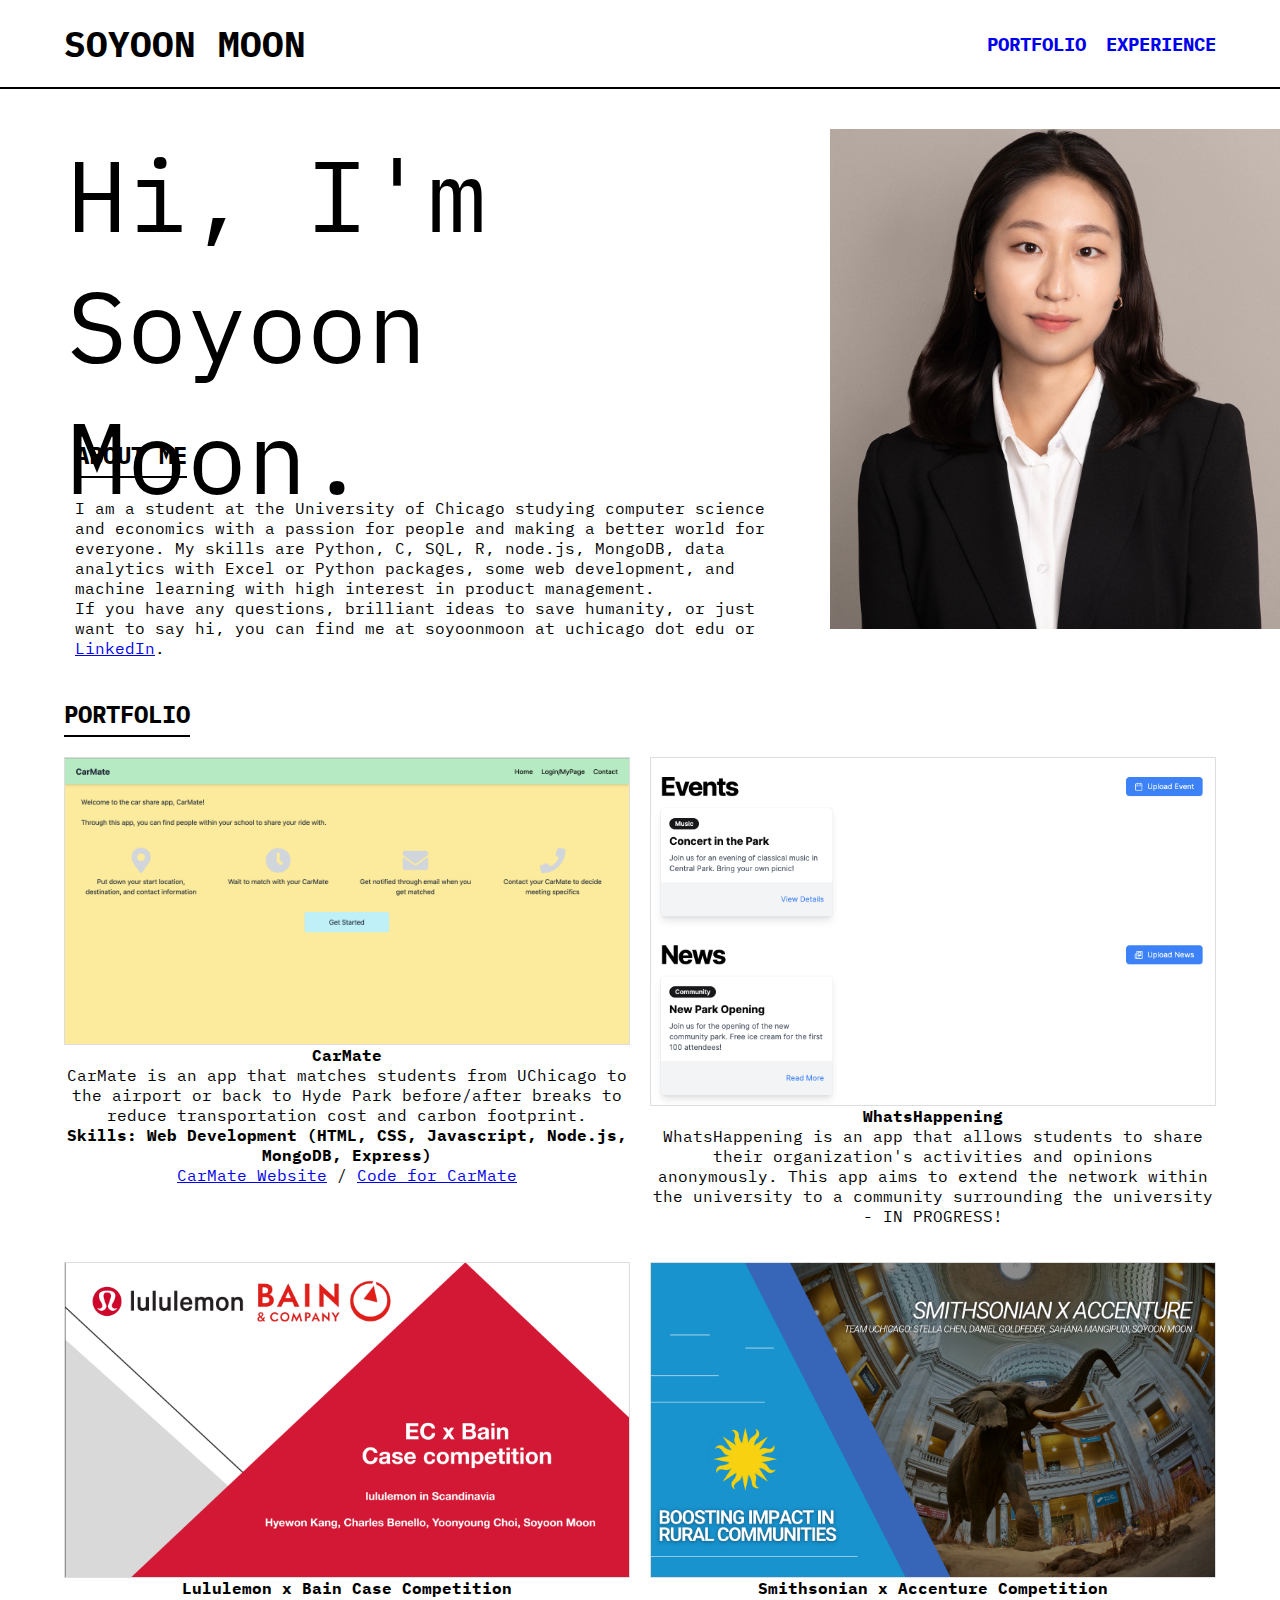
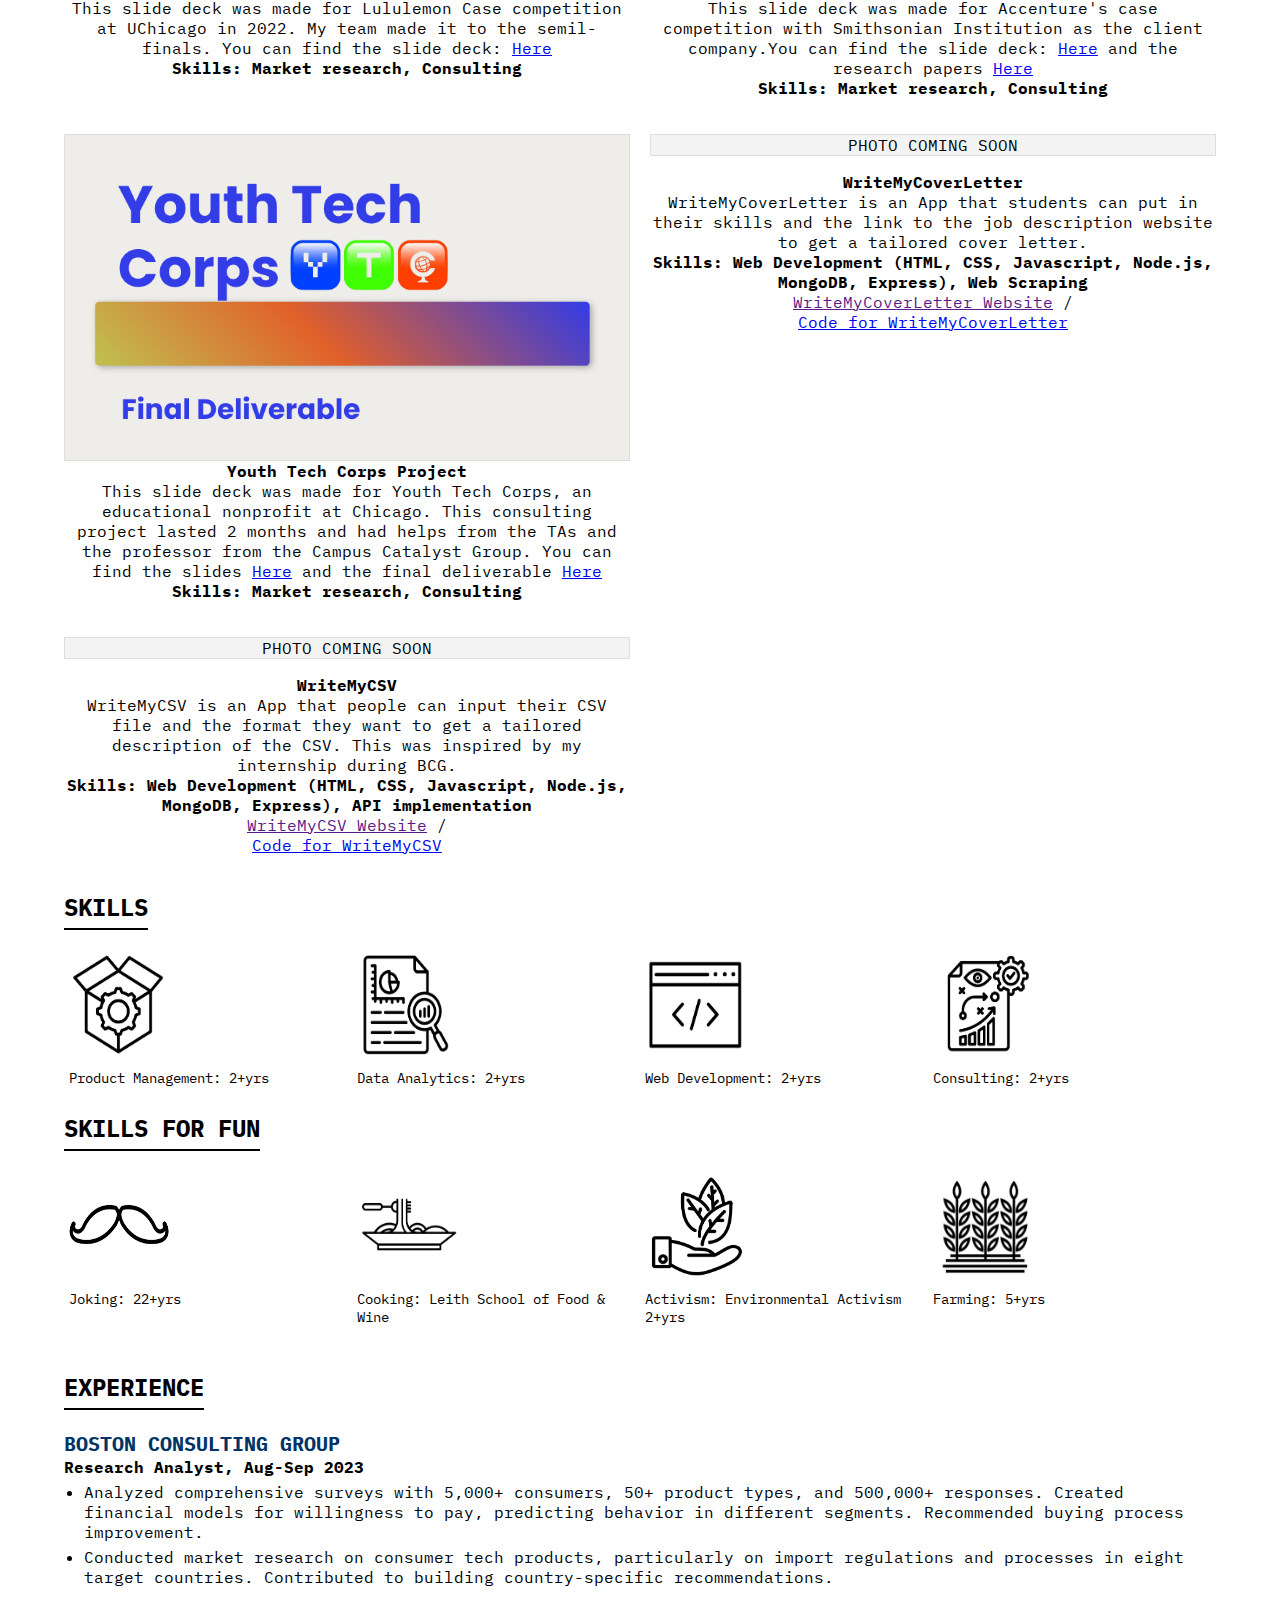
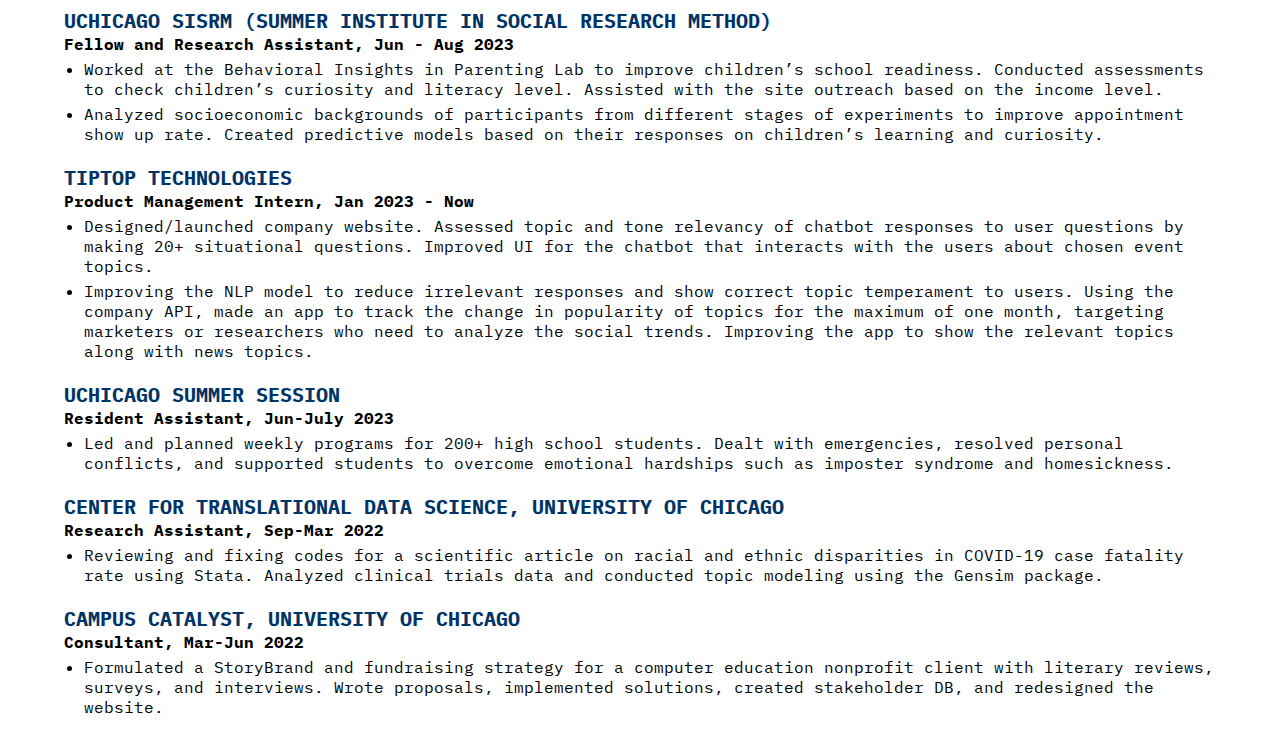
<file: index.html>
<!DOCTYPE html>
<html lang="en">
  <head>
    <meta charset="UTF-8" />
    <meta name="viewport" content="width=device-width, initial-scale=1.0" />
    <title>SOYOON MOON</title>
    <link rel="stylesheet" href="style.css" />
    <link rel="preconnect" href="https://fonts.googleapis.com" />
    <link rel="preconnect" href="https://fonts.gstatic.com" crossorigin />
    <link
      href="https://fonts.googleapis.com/css2?family=IBM+Plex+Mono:wght@400;600&display=swap"
      rel="stylesheet"
    />
  </head>
  <body>
    <header>
      <div class="header-container">
        <h1>SOYOON MOON</h1>
        <nav>
          <ul>
            <li><a href="#portfolio">PORTFOLIO</a></li>
            <li><a href="#experience">EXPERIENCE</a></li>
          </ul>
        </nav>
      </div>
    </header>

    <div class="big-intro">
        Hi, I'm <br>Soyoon Moon.
        <div id="image-container">
        <img id="main-photo" src="img/profile_pic.jpg">
    </div>
    </div>
    <section id="about-me">
      <h2>ABOUT ME</h2>
      <div class="about-container">
        <div class="about-text">   
          <!-- Your about me text here -->
          I am a student at the University of Chicago studying computer science and economics with a
          passion for people and making a better world for everyone. My skills are Python, C, SQL,
          R, node.js, MongoDB, data analytics with Excel or Python packages, some web development,
          and machine learning with high interest in product management.
          <br />
          If you have any questions, brilliant ideas to save humanity, or just want to say hi, you
          can find me at soyoonmoon at uchicago dot edu or
          <a href="https://www.linkedin.com/in/soyoonmoon516/">LinkedIn</a>. 
         
        </div>
    </section>

    <section id="portfolio">
      <h2>PORTFOLIO</h2>
      <!-- Add a container for the boxes -->
      <div class="portfolio-boxes">
        <!-- Each box and its explanation are wrapped in a 'box-container' div -->
        <div class="box-container">
            <div class="box">
                <img src="img/carmate.png" alt="Description of Image">
              </div>
            <b>CarMate</b><br />
            CarMate is an app that matches students from UChicago to the airport or back to Hyde
            Park before/after breaks to reduce transportation cost and carbon footprint.<br />
            <b>Skills: Web Development (HTML, CSS, Javascript, Node.js, MongoDB, Express)</b><br />
            <a href="https://carmate.netlify.app/">CarMate Website</a> /
            <a href="https://github.com/soyoonmoon/CarMate">Code for CarMate</a>
          </p>
        </div>
        <div class="box-container">
            <div class="box">
                <img src="img/Whatshappening.png" alt="Description of Image">
              </div>
            <b>WhatsHappening</b> <br />
            WhatsHappening is an app that allows students to share their organization's activities and opinions anonymously. This app aims to extend the network within the university to a community surrounding the university - IN PROGRESS!
          </p>
        </div>
        
        <div class="box-container">
            <div class="box">
                <img src="img/lululemon.png" alt="Description of Image">
              </div>
            <b>Lululemon x Bain Case Competition</b> <br />
            This slide deck was made for Lululemon Case competition at UChicago in 2022. My team
            made it to the semil-finals. You can find the slide deck:
            <a
              href="https://drive.google.com/file/d/1rbuO2KV-m05xbV0-f8QpK9mLyd_wjyXC/view?usp=sharing"
              >Here</a
            >
            <br /><b>Skills: Market research, Consulting</b><br />
          </p>
        </div>
        <div class="box-container">
            <div class="box">
                <img src="img/smithsonian.png" alt="Description of Image">
              </div>
            <b>Smithsonian x Accenture Competition</b><br />
            This slide deck was made for Accenture's case competition with Smithsonian Institution
            as the client company.You can find the slide deck:
            <a
              href="https://drive.google.com/file/d/1irz6NWQuLtkcozoDI86OrmZe8t-RD2Ek/view?usp=sharing"
              >Here</a
            >
            and the research papers
            <a
              href="https://docs.google.com/document/d/1FKh7ysJdX2K9x40Yh_ZxeNSdN6RcHWcLpXCgTrp5ANM/edit?usp=sharing"
              >Here</a
            >
            <br /><b>Skills: Market research, Consulting</b><br />
          </p>
        </div>
        <div class="box-container">
            <div class="box">
                <img src="img/deliverable.png" alt="Description of Image">
              </div>
            <b>Youth Tech Corps Project</b><br />
            This slide deck was made for Youth Tech Corps, an educational nonprofit at Chicago. This consulting project lasted 2 months and had helps from the TAs and the professor from the Campus Catalyst Group. You can find the slides
            <a
              href="https://docs.google.com/presentation/d/1t_gLjJT33h637sYOX9mkM878jBUq5BhqtjB1GAQ4tGE/edit?usp=sharing"
              >Here</a
            >
            and the final deliverable
            <a
              href="https://docs.google.com/presentation/d/1Lyr87Sgtdx63PBx4446k0Jr_4_6gdIElT6HgOKCCZpU/edit?usp=sharing"
              >Here</a
            >
            <br /><b>Skills: Market research, Consulting</b><br />
          </p>
        </div>
        <div class="box-container">
            <div class="box">PHOTO COMING SOON</div>
            <p class="box-explanation">
              <b>WriteMyCoverLetter</b><br />
              WriteMyCoverLetter is an App that students can put in their skills and the link to the
              job description website to get a tailored cover letter. <br /><b
                >Skills: Web Development (HTML, CSS, Javascript, Node.js, MongoDB, Express), Web
                Scraping</b
              ><br />
              <a href="">WriteMyCoverLetter Website</a> /
              <a href="https://github.com/soyoonmoon/WriteMyCoverLetter"
                ><br />Code for WriteMyCoverLetter</a
              >
            </p>
          </div>
          <div class="box-container">
            <div class="box">PHOTO COMING SOON</div>
            <p class="box-explanation">
              <b>WriteMyCSV</b><br />
              WriteMyCSV is an App that people can input their CSV file and the format they want to
              get a tailored description of the CSV. This was inspired by my internship during BCG.
              <br /><b
                >Skills: Web Development (HTML, CSS, Javascript, Node.js, MongoDB, Express), API
                implementation</b
              ><br />
              <a href="">WriteMyCSV Website</a> /
              <a href="https://github.com/soyoonmoon/WriteMyCSV"><br />Code for WriteMyCSV</a>
            </p>
          </div>
      </div>
    </section>


    <section id="skills">
        <h2>SKILLS</h2> 
            <div class="skills-row">
                <div class="skill">
                    <img src="icons/lets.png" alt="Product Management">
                    <p>Product Management: 2+yrs</p>
                </div>
                <div class="skill">
                    <img src="icons/data.png" alt="Data Analytics">
                    <p>Data Analytics: 2+yrs</p>
                </div>
                <div class="skill">
                    <img src="icons/web.png" alt="Web Development">
                    <p>Web Development: 2+yrs</p>
                </div>
                <div class="skill">
                    <img src="icons/strategy.png" alt="Consulting">
                    <p>Consulting: 2+yrs</p>
                </div>
            </div>
            <h2>SKILLS FOR FUN</h2> 
            <div class="skills-row">
                <div class="skill">
                    <img src="icons/mus.png" alt="Joking">
                    <p>Joking: 22+yrs</p>
                </div>
                
                <div class="skill">
                    <img src="icons/food.png" alt="Cooking">
                    <p>Cooking: Leith School of Food & Wine</p>
                </div>
                <div class="skill">
                    <img src="icons/sustain.png" alt="Sustainability">
                    <p>Activism: Environmental Activism 2+yrs</p>
                </div>
                <div class="skill">
                    <img src="icons/farming.png" alt="Farming">
                    <p>Farming: 5+yrs</p>
                </div>
            </div>
        </section>
        
      </section>
   
    <section id="experience">
      <h2>EXPERIENCE</h2> 
      <article class="experience">
        <h3>BOSTON CONSULTING GROUP</h3>
        <h4>Research Analyst, Aug-Sep 2023</h4>
        <ul>
          <li>
            Analyzed comprehensive surveys with 5,000+ consumers, 50+ product types, and 500,000+
            responses. Created financial models for willingness to pay, predicting behavior in
            different segments. Recommended buying process improvement.
          </li>
          <li>
            Conducted market research on consumer tech products, particularly on import regulations
            and processes in eight target countries. Contributed to building country-specific
            recommendations.
          </li>
        </ul>
      </article>
      <article class="experience">
        <h3>UCHICAGO SISRM (SUMMER INSTITUTE IN SOCIAL RESEARCH METHOD)</h3>
        <h4>Fellow and Research Assistant, Jun - Aug 2023</h4>
        <ul>
          <li>
            Worked at the Behavioral Insights in Parenting Lab to improve children’s school
            readiness. Conducted assessments to check children’s curiosity and literacy level.
            Assisted with the site outreach based on the income level.
          </li>
          <li>
            Analyzed socioeconomic backgrounds of participants from different stages of experiments
            to improve appointment show up rate. Created predictive models based on their responses
            on children’s learning and curiosity.
          </li>
        </ul>
      </article>
      <article class="experience">
        <h3>TIPTOP TECHNOLOGIES</h3>
        <h4>Product Management Intern, Jan 2023 - Now</h4>
        <ul>
          <li>
            Designed/launched company website. Assessed topic and tone relevancy of chatbot
            responses to user questions by making 20+ situational questions. Improved UI for the
            chatbot that interacts with the users about chosen event topics.
          </li>
          <li>
            Improving the NLP model to reduce irrelevant responses and show correct topic
            temperament to users. Using the company API, made an app to track the change in
            popularity of topics for the maximum of one month, targeting marketers or researchers
            who need to analyze the social trends. Improving the app to show the relevant topics
            along with news topics.
          </li>
        </ul>
      </article>
      <article class="experience">
        <h3>UCHICAGO SUMMER SESSION</h3>
        <h4>Resident Assistant, Jun-July 2023</h4>
        <ul>
          <li>
            Led and planned weekly programs for 200+ high school students. Dealt with emergencies,
            resolved personal conflicts, and supported students to overcome emotional hardships such
            as imposter syndrome and homesickness.
          </li>
        </ul>
      </article>
      <article class="experience">
        <h3>CENTER FOR TRANSLATIONAL DATA SCIENCE, UNIVERSITY OF CHICAGO</h3>
        <h4>Research Assistant, Sep-Mar 2022</h4>
        <ul>
          <li>
            Reviewing and fixing codes for a scientific article on racial and ethnic disparities in
            COVID-19 case fatality rate using Stata. Analyzed clinical trials data and conducted
            topic modeling using the Gensim package.
          </li>
        </ul>
      </article>
      <article class="experience">
        <h3>CAMPUS CATALYST, UNIVERSITY OF CHICAGO</h3>
        <h4>Consultant, Mar-Jun 2022</h4>
        <ul>
          <li>
            Formulated a StoryBrand and fundraising strategy for a computer education nonprofit
            client with literary reviews, surveys, and interviews. Wrote proposals, implemented
            solutions, created stakeholder DB, and redesigned the website.
          </li>
        </ul>
      </article>
    </section>
    <script src="script.js"></script>
  </body>
</html>
</file>
<file: style.css>
html{
    scroll-behavior: smooth;
}


.big-intro {
    /* width: 500px; Adjust as needed */
    height: 600px; /* Adjust as needed */
    margin: 0 auto; /* Center the image */
    display: flex;
    margin-bottom: -350px;
}
.big-intro #main-photo{
    margin-left: 50px;
    width: 450px;
    height: 500px;
    object-fit: cover;
}

section#about-me h2 {
    font-size: 24px;
    margin-bottom: 5px; /* Reduced from 20px to 10px */
    display: inline-block;
    border-bottom: 2px solid #000;
    padding-bottom: 5px;
}

.big-intro {
    font-size: 100px;
    margin-top: 0; /* Add this line to reduce the space above this element */
    padding: 40px 0;
    padding-left: 67px;
    padding-bottom: 20px;
}

.about-container {
    display: flex;
    justify-content: flex-start; /* Aligns content to the start */
    align-items: center;
}

.about-text {
    flex: 1; /* Gives more space to the text */
    padding: 0px;
}

section#about-me {
    padding: 40px 0;
    font-family: IBM Plex Mono;
    font-weight: 400;
    margin-left: 75px;
    max-width: 700px;
}

section#about-me h2 {
    font-size: 24px;
    margin-bottom: 20px;
}

section#about-me p {
    margin-bottom: 15px;
}

body, h1, h2, h3, h4, ul, li {
    margin: 0;
    padding: 0;
}

body {
    font-family: IBM Plex Mono;
    font-weight: 400;
}

header {
    background: #FFF;
    padding: 20px 0;
    border-bottom: 2px solid #000;
}

.header-container {
    width: 90%;
    margin: 0 auto;
    display: flex;
    justify-content: space-between;
    align-items: center;
}

header h1 {
    font-size: 36px;
    margin-right: 20px;
}

nav ul {
    list-style: none;
    display: flex;
    font-size: larger;
}

nav li {
    margin-left: 20px;
}


nav a {
    text-decoration: none;
    text-transform: uppercase;
    font-weight: bold;
}

.experience {
    margin-bottom: 20px;
}

.experience h3 {
    font-size: 20px;
    color: #003366;
    margin-bottom: 0px;
}

.experience h4 {
    font-size: 16px;
    color: #000;
    margin-bottom: 5px;
}

.experience ul {
    list-style-type: disc; /* This will add the default disc-style bullet points */
    padding-left: 20px; /* Add padding to align the bullets properly */
}

.experience li {
    margin-bottom: 5px;
    /* Remove the background image and padding-left properties if you want default bullets */
}

header .header-container, section {
    width: 90%;
    margin: 0 auto; /* This will add margin to the left and right */
}

section h2 {
    font-size: 24px;
    margin-bottom: 20px;
    display: inline-block; /* Change display to inline-block */
    border-bottom: 2px solid #000; 
    padding-bottom: 5px; /* Adjust padding to control the space between text and line */
}

.portfolio-boxes {
    display: flex;
    flex-wrap: wrap;
    justify-content: space-between;
    margin: -10px;
}

.box-container {
    width: calc(50% - 20px);
    margin: 10px;
    box-sizing: border-box;
    text-align: center;
}

.box {
    background-color: #f3f3f3;
    border: 1px solid #ddd;
    position: relative;
    overflow: hidden; /* This ensures the image does not overflow the box */
}

.box img {
    width: 100%; /* This makes the image fill the width of the box */
    height: auto; /* This maintains the aspect ratio of the image */
    display: block; /* Removes any extra space below the image */
}

/* Responsive adjustment for smaller screens, if needed */
@media (max-width: 768px) {
    .box-container {
        width: 100%; /* Each box container takes full width */
        padding-top: 100%; /* Adjust the padding-top to maintain the square shape */
        margin: 10px 0; /* Adjust margin to only top and bottom */
    }
}

#skills {
    padding: 20px;
}

.skills-row {
    display: flex;
    justify-content: center;
    flex-wrap: wrap;
    margin-bottom: 20px;
}

.skill {
    width: calc(25% - 10px); /* Four items per row */
    margin: 5px;
    box-sizing: border-box;
}

.skill img {
    width: 100px; /* Adjust as needed */
    height: 100px; /* Adjust as needed */
    margin-bottom: 10px;
}

.skill p {
    font-size: 14px;
    margin: 0;
}
</file>
